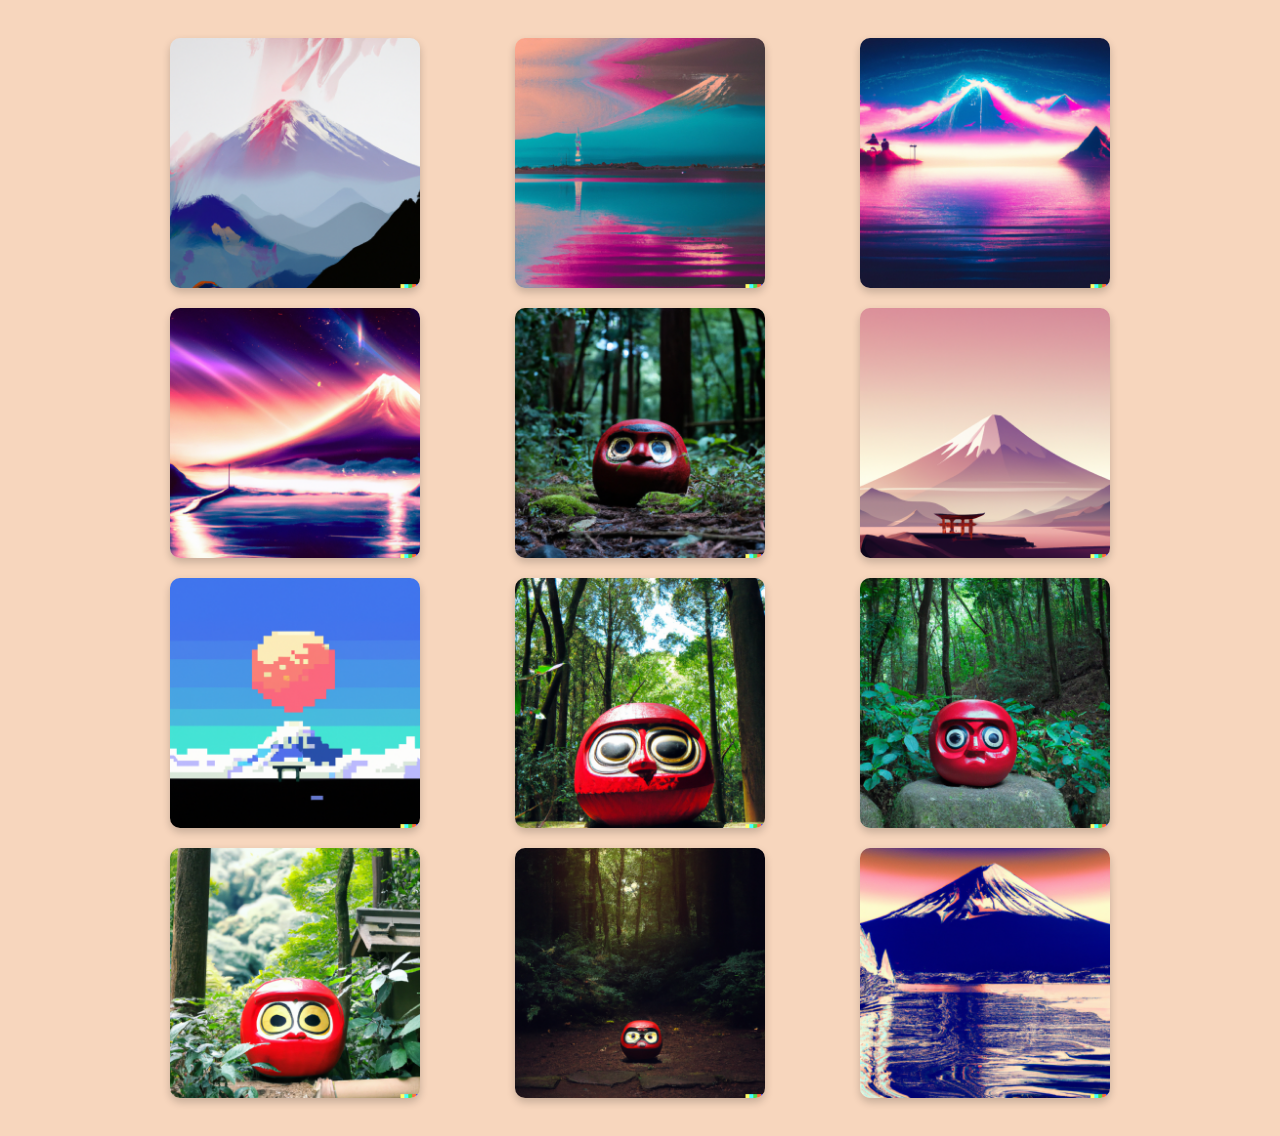
<file: index.html>
<!DOCTYPE html>
<html lang="en">
<head>
    <meta charset="UTF-8">
    <meta http-equiv="X-UA-Compatible" content="IE=edge">
    <meta name="viewport" content="width=device-width, initial-scale=1.0">
   <link rel="stylesheet" href="style.css">
   
    <title>Ma galerie d'Images</title>
</head>
<body>

 

 
    
    <main>
         <div class="gallery">
        <img src="./image/DALL·E 2023-02-15 13.38.02 - A futuristic Japanese landscape with Mount Fuji, featuring mysterious watercolor tones.png" alt="Image 1">
        <img src="./image/DALL·E 2023-02-15 13.39.18 - A futuristic Japanese landscape with Mount Fuji, featuring mysterious colors, in a photo style.png" alt="Image 2">
        <img src="./image/DALL·E 2023-02-15 13.40.27 - A futuristic Japanese landscape with Mount Fuji, featuring mysterious colors,  digital art.png" alt="Image 3">
        <img src="./image/DALL·E 2023-02-15 13.40.41 - A futuristic Japanese landscape with Mount Fuji, featuring mysterious colors,  digital art.png" alt="Image 4">
        <img src="./image/DALL·E 2023-02-15 13.44.08 - A beautiful red Daruma doll in a Japanese temple, surrounded by a forest, style of Hayao Miyazaki..png" alt="Image 5">
        <img src="./image/DALL·E 2023-02-15 14.05.35 - A futuristic Japanese landscape with Mount Fuji, featuring mysterious colors,  realistic.png" alt="Image 6">
        <img src="./image/DALL·E 2023-02-15 14.05.44 - A futuristic Japanese landscape with Mount Fuji, featuring mysterious colors, in a pixel art style.png" alt="Image 7">
        <img src="./image/DALL·E 2023-02-15 14.06.10 - A beautiful red Daruma doll in a Japanese temple, surrounded by a forest, inspired by the drawing style of Hayao Miyazaki.png" alt="Image 8">
        <img src="./image/DALL·E 2023-02-15 14.06.16 - A beautiful red Daruma doll in a Japanese temple, surrounded by a forest, style of Hayao Miyazaki..png" alt="Image 9">
        <img src="./image/DALL·E 2023-02-15 14.06.22 - A beautiful red Daruma doll in a Japanese temple, surrounded by a forest, style of Hayao Miyazaki..png" alt="Image 10">
        <img src="./image/DALL·E 2023-02-15 14.06.37 - A beautiful red Daruma doll in a Japanese temple surrounded by a forest, inspired by the drawing style of Hayao Miyazaki, style animation manga.png" alt="Image 11">
        <img src="./image/DALL·E 2023-02-15 17.05.25 - A futuristic Japanese landscape with Mount Fuji, featuring mysterious colors, in a photo style.png" alt="Image 12">
      </div>
    </main>


    <footer>
         <!-- Contenu du pied de page ici -->
    </footer>

   <script src="gallery.js""></script>
</body>

    
</html>
</file>
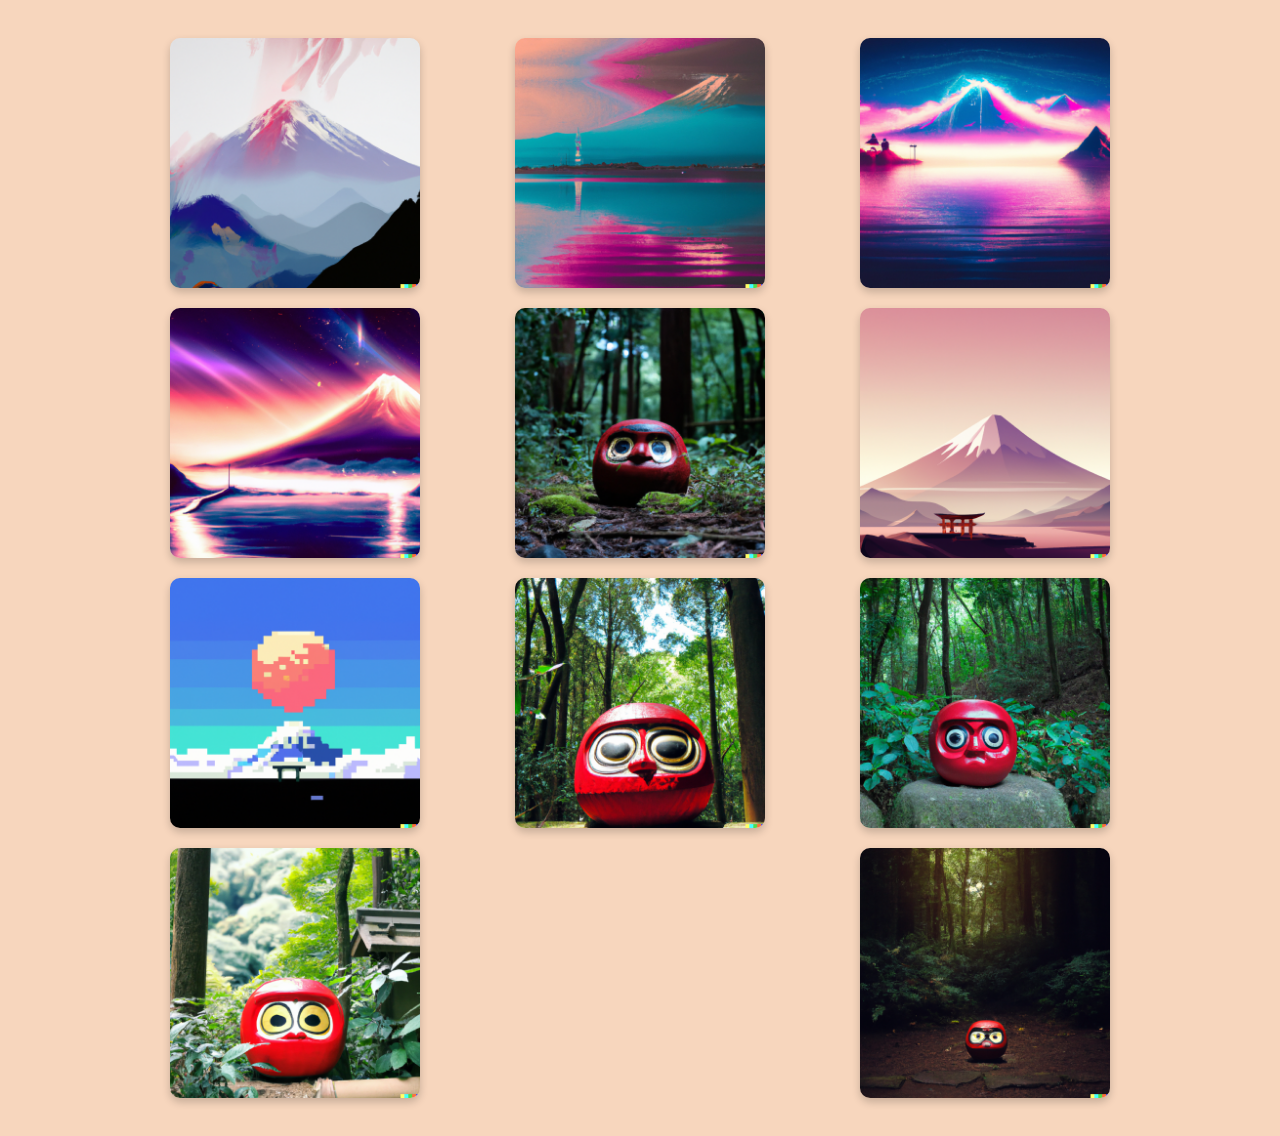
<file: base.html>
<!DOCTYPE html>
<html lang="en">
<head>
    <meta charset="UTF-8">
    <meta http-equiv="X-UA-Compatible" content="IE=edge">
    <meta name="viewport" content="width=device-width, initial-scale=1.0">
   <link rel="stylesheet" href="style.css">
   <script src="gallery.js""></script>
    <title>Ma gallerie d'Images</title>
</head>
<body>
    <div class="gallery">
        <img src="./image/DALL·E 2023-02-15 13.38.02 - A futuristic Japanese landscape with Mount Fuji, featuring mysterious watercolor tones.png" alt="Image 1">
        <img src="./image/DALL·E 2023-02-15 13.39.18 - A futuristic Japanese landscape with Mount Fuji, featuring mysterious colors, in a photo style.png" alt="Image 2">
        <img src="./image/DALL·E 2023-02-15 13.40.27 - A futuristic Japanese landscape with Mount Fuji, featuring mysterious colors,  digital art.png" alt="Image 3">
        <img src="./image/DALL·E 2023-02-15 13.40.41 - A futuristic Japanese landscape with Mount Fuji, featuring mysterious colors,  digital art.png" alt="Image 4">
        <img src="./image/DALL·E 2023-02-15 13.44.08 - A beautiful red Daruma doll in a Japanese temple, surrounded by a forest, style of Hayao Miyazaki..png" alt="Image 5">
        <img src="./image/DALL·E 2023-02-15 14.05.35 - A futuristic Japanese landscape with Mount Fuji, featuring mysterious colors,  realistic.png" alt="Image 6">
        <img src="./image/DALL·E 2023-02-15 14.05.44 - A futuristic Japanese landscape with Mount Fuji, featuring mysterious colors, in a pixel art style.png" alt="Image 7">
        <img src="./image/DALL·E 2023-02-15 14.06.10 - A beautiful red Daruma doll in a Japanese temple, surrounded by a forest, inspired by the drawing style of Hayao Miyazaki.png" alt="Image 8">
        <img src="./image/DALL·E 2023-02-15 14.06.16 - A beautiful red Daruma doll in a Japanese temple, surrounded by a forest, style of Hayao Miyazaki..png" alt="Image 9">
        <img src="./image/DALL·E 2023-02-15 14.06.22 - A beautiful red Daruma doll in a Japanese temple, surrounded by a forest, style of Hayao Miyazaki..png" alt="Image 10">
        <img src="./image/DALL·E 2023-02-15 14.06.37 - A beautiful red Daruma doll in a Japanese temple surrounded by a forest, inspired by the drawing style of Hayao Miyazaki, style animation manga.png" alt="Image 11">
      </div>
</body>

</html>
</file>
<file: style.css>
/* Style pour la page */
body {
  background-color: #f7d6bd;
  font-family: 'Helvetica Neue', sans-serif;
}


h1 {
  text-align: center;
  font-size: 2rem;
  margin-top: 2rem;
}


/* Style pour la galerie d'images */
.gallery {
  display: flex;
  flex-wrap: wrap;
  justify-content: space-between;
  margin: 0 auto;
  max-width: 1000px;
  padding: 20px;
  box-sizing: border-box;
}

/* Style pour les images de la galerie */
.gallery img {
  max-width: 250px;
  height: auto;
  margin: 10px;
  border-radius: 10px;
  box-shadow: 0 4px 8px rgba(0, 0, 0, 0.2);
  transition: all 0.3s ease;
  cursor: pointer;
}

/* Style pour les images actives */
.gallery img.active {
  transform: scale(1.1);
  box-shadow: 0 6px 12px rgba(0, 0, 0, 0.3);
}

/* Style pour la fenêtre modale */
.modal {
  position: fixed;
  top: 0;
  left: 0;
  width: 100%;
  height: 100%;
  background-color: rgba(0, 0, 0, 0.8);
  z-index: 9999;
  display: flex;
  align-items: center;
  justify-content: center;
}

/* Style pour l'image agrandie */
.modal img {
  max-width: 80%;
  max-height: 80%;
  object-fit: contain;
}

/* Style pour le bouton de fermeture de la fenêtre modale */
.modal button {
  position: absolute;
  top: 10px;
  right: 10px;
  font-size: 20px;
  background-color: transparent;
  border: none;
  color: #fff;
  cursor: pointer;
}

/* Style pour les utilisateurs qui naviguent avec un clavier */
.gallery img:focus {
  outline: 2px solid #0070c9;
}

/* Effet de survol */
.gallery img:hover {
  transform: scale(1.1);
  box-shadow: 0 6px 12px rgba(0, 0, 0, 0.3);
}
</file>
